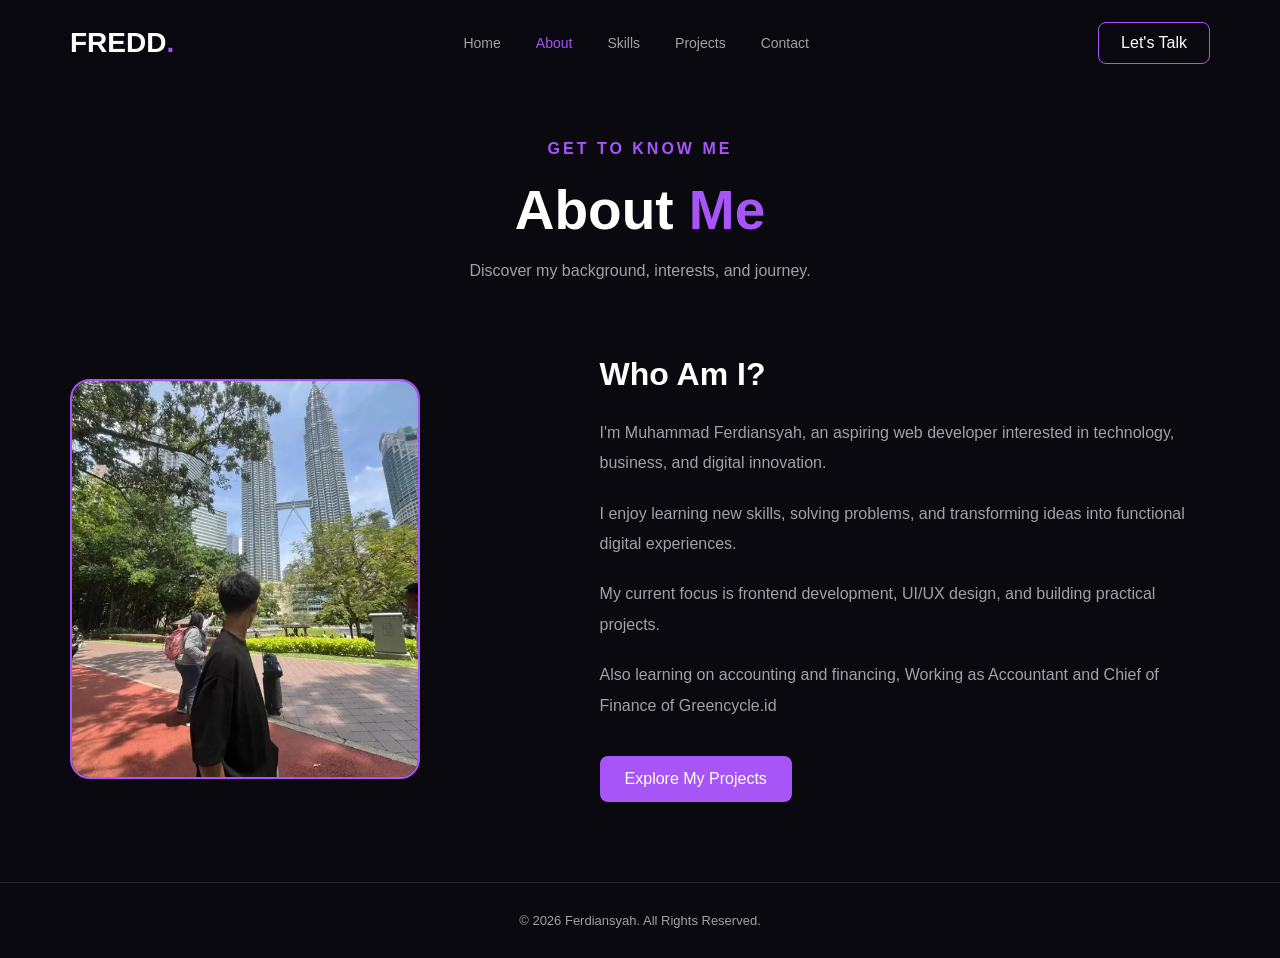
<file: about.html>
<!DOCTYPE html>
<html lang="en">
<head>
    <meta charset="UTF-8">
    <meta name="viewport" content="width=device-width, initial-scale=1.0">
    <title>About | Ferdiansyah</title>
    <link rel="stylesheet" href="style.css">
</head>
<body>

<header>
    <nav class="navbar">
        <a href="index.html" class="logo">FREDD<span>.</span></a>

        <ul class="nav-links" id="navLinks">
            <li><a href="index.html">Home</a></li>
            <li><a class="active" href="about.html">About</a></li>
            <li><a href="skills.html">Skills</a></li>
            <li><a href="projects.html">Projects</a></li>
            <li><a href="contact.html">Contact</a></li>
        </ul>

        <a href="contact.html" class="nav-button">Let's Talk</a>
        <button class="menu-toggle" id="menuToggle">☰</button>
    </nav>
</header>

<main class="page-container">

    <section class="page-intro">
        <p class="intro">GET TO KNOW ME</p>
        <h1>About <span>Me</span></h1>
        <p>Discover my background, interests, and journey.</p>
    </section>

    <section class="about-layout">
        <div class="about-photo">
            <img src="assets/photo1.png" alt="Muhammad Ferdiansyah">
        </div>

        <div class="about-text">
            <h2>Who Am I?</h2>

            <p>
                I'm Muhammad Ferdiansyah, an aspiring web developer
                interested in technology, business, and
                digital innovation.
            </p>

            <p>
                I enjoy learning new skills, solving problems,
                and transforming ideas into functional
                digital experiences.
            </p>

            <p>
                My current focus is frontend development,
                UI/UX design, and building practical projects.
            </p>

            <p> 
                Also learning on accounting and financing,
                Working as Accountant and Chief of Finance of Greencycle.id
            </p>

            <a href="projects.html" class="primary-btn">
                Explore My Projects
            </a>
        </div>
    </section>

</main>

<footer>
    <p>© 2026 Ferdiansyah. All Rights Reserved.</p>
</footer>

<script src="script.js"></script>
</body>
</html>
</file>
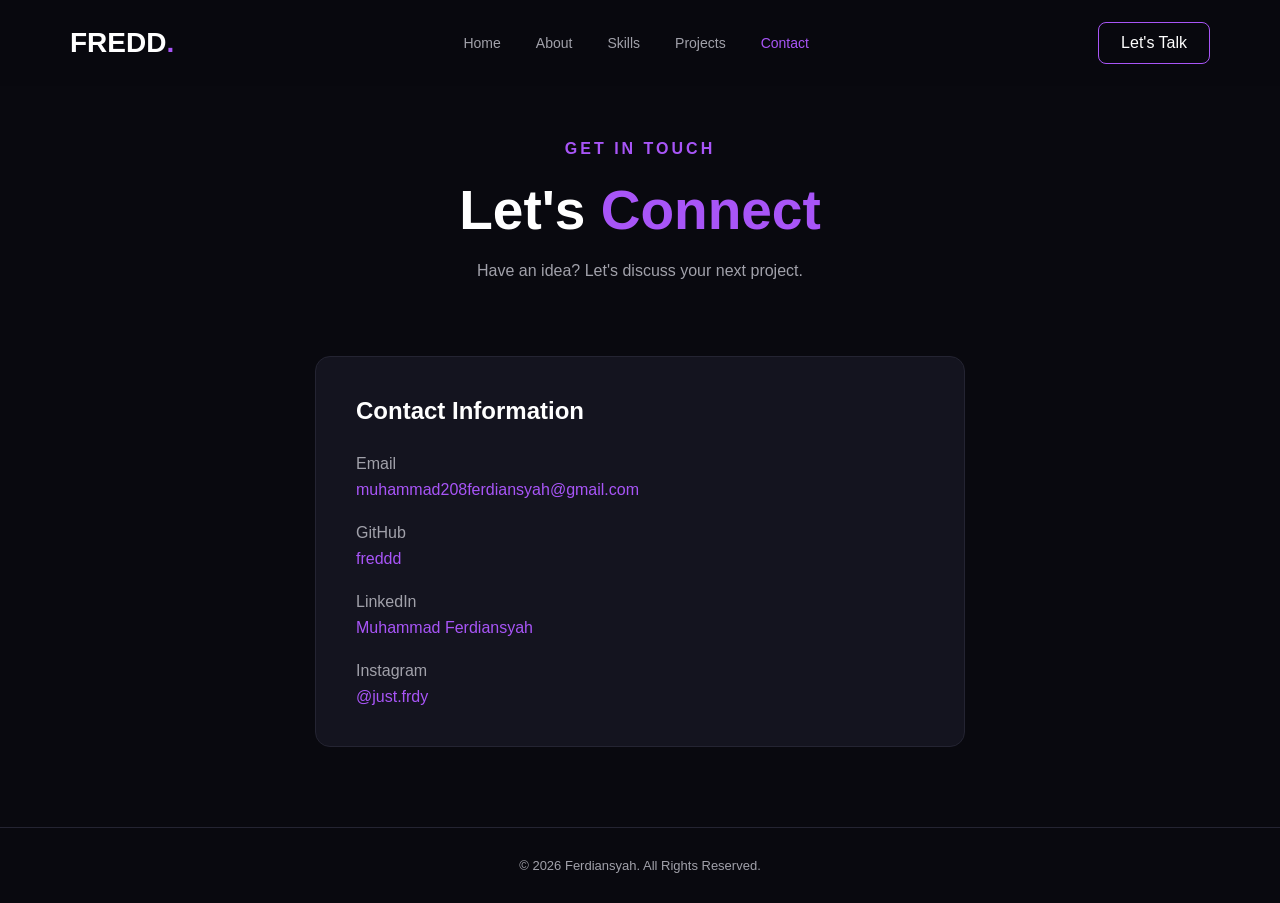
<file: contact.html>
<!DOCTYPE html>
<html lang="en">
<head>
    <meta charset="UTF-8">
    <meta name="viewport" content="width=device-width, initial-scale=1.0">
    <title>Contact | Ferdiansyah</title>
    <link rel="stylesheet" href="style.css">
</head>
<body>

<header>
    <nav class="navbar">
        <a href="index.html" class="logo">FREDD<span>.</span></a>

        <ul class="nav-links" id="navLinks">
            <li><a href="index.html">Home</a></li>
            <li><a href="about.html">About</a></li>
            <li><a href="skills.html">Skills</a></li>
            <li><a href="projects.html">Projects</a></li>
            <li><a class="active" href="contact.html">Contact</a></li>
        </ul>

        <a href="contact.html" class="nav-button">Let's Talk</a>
        <button class="menu-toggle" id="menuToggle">☰</button>
    </nav>
</header>

<main class="page-container">

    <section class="page-intro">
        <p class="intro">GET IN TOUCH</p>
        <h1>Let's <span>Connect</span></h1>
        <p>Have an idea? Let's discuss your next project.</p>
    </section>

    <section class="contact-content">

        <div class="contact-card">
            <h2>Contact Information</h2>

            <p>Email</p>
            <a href="mailto:muhammad208ferdiansyah@gmail.com">
                muhammad208ferdiansyah@gmail.com
            </a>

            <p>GitHub</p>
            <a href="https://github.com/muhammad208ferdiansyah-stack" target="_blank">
                freddd
            </a>

            <p>LinkedIn</p>
            <a href="https://www.linkedin.com/in/muhammad-ferdiansyah-63a553391/" target="_blank">
                Muhammad Ferdiansyah
            </a>
             
   
            <p>Instagram</p>
            <a href="https://www.instagram.com/just.frdy/"
           target="_blank"
           rel="noopener noreferrer">
            @just.frdy
        </a>
        </div>

    </section>

</main>

<footer>
    <p>© 2026 Ferdiansyah. All Rights Reserved.</p>
</footer>

<script src="script.js"></script>
</body>
</html>
</file>
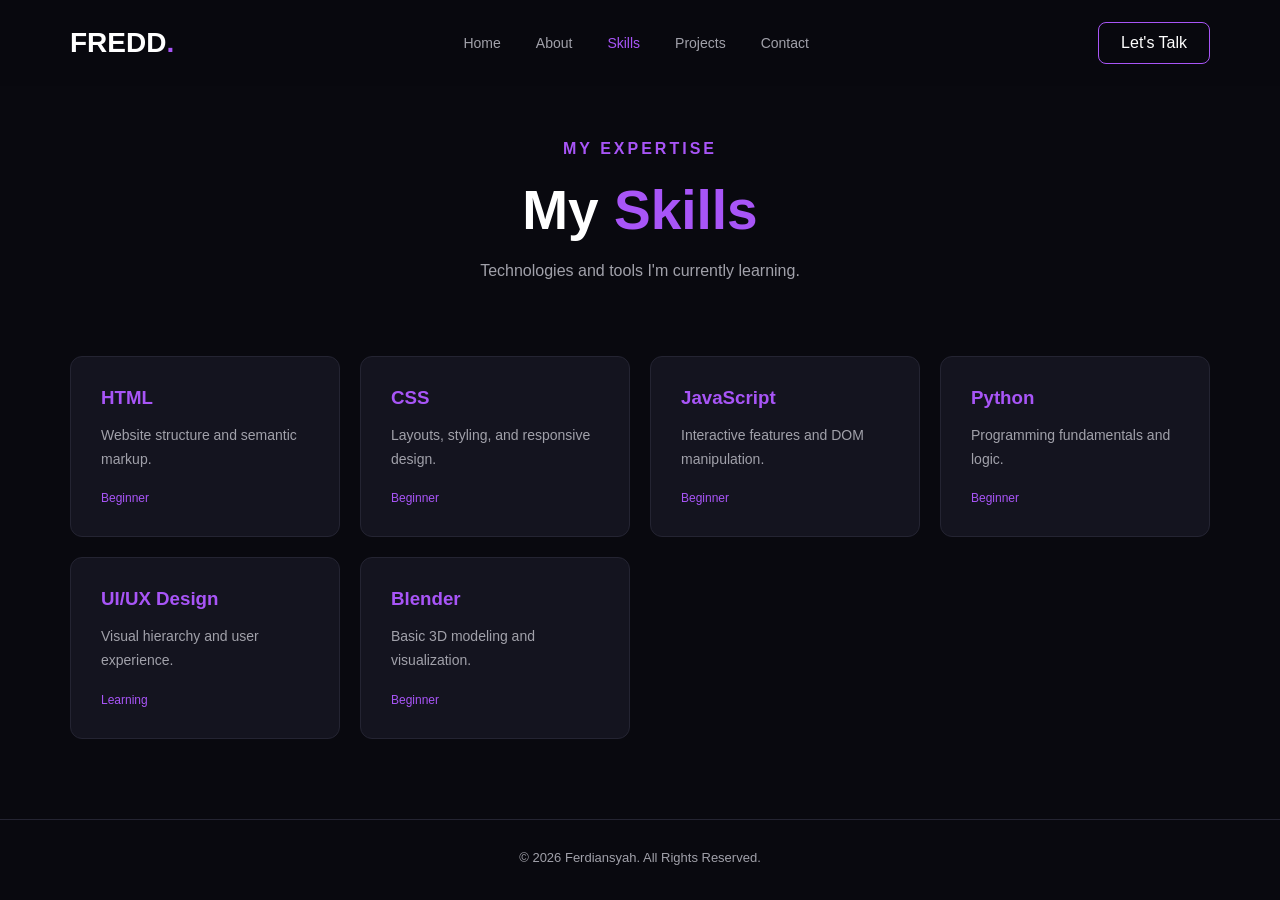
<file: skills.html>
<!DOCTYPE html>
<html lang="en">
<head>
    <meta charset="UTF-8">
    <meta name="viewport" content="width=device-width, initial-scale=1.0">
    <title>Skills | Ferdiansyah</title>
    <link rel="stylesheet" href="style.css">
</head>
<body>

<header>
    <nav class="navbar">
        <a href="index.html" class="logo">FREDD<span>.</span></a>

        <ul class="nav-links" id="navLinks">
            <li><a href="index.html">Home</a></li>
            <li><a href="about.html">About</a></li>
            <li><a class="active" href="skills.html">Skills</a></li>
            <li><a href="projects.html">Projects</a></li>
            <li><a href="contact.html">Contact</a></li>
        </ul>

        <a href="contact.html" class="nav-button">Let's Talk</a>
        <button class="menu-toggle" id="menuToggle">☰</button>
    </nav>
</header>

<main class="page-container">

    <section class="page-intro">
        <p class="intro">MY EXPERTISE</p>
        <h1>My <span>Skills</span></h1>
        <p>Technologies and tools I'm currently learning.</p>
    </section>

    <section class="skills-grid">

        <div class="skill-card">
            <h3>HTML</h3>
            <p>Website structure and semantic markup.</p>
            <span>Beginner</span>
        </div>

        <div class="skill-card">
            <h3>CSS</h3>
            <p>Layouts, styling, and responsive design.</p>
            <span>Beginner</span>
        </div>

        <div class="skill-card">
            <h3>JavaScript</h3>
            <p>Interactive features and DOM manipulation.</p>
            <span>Beginner</span>
        </div>

        <div class="skill-card">
            <h3>Python</h3>
            <p>Programming fundamentals and logic.</p>
            <span>Beginner</span>
        </div>

        <div class="skill-card">
            <h3>UI/UX Design</h3>
            <p>Visual hierarchy and user experience.</p>
            <span>Learning</span>
        </div>

        <div class="skill-card">
            <h3>Blender</h3>
            <p>Basic 3D modeling and visualization.</p>
            <span>Beginner</span>
        </div>

    </section>

</main>

<footer>
    <p>© 2026 Ferdiansyah. All Rights Reserved.</p>
</footer>

<script src="script.js"></script>
</body>
</html>
</file>
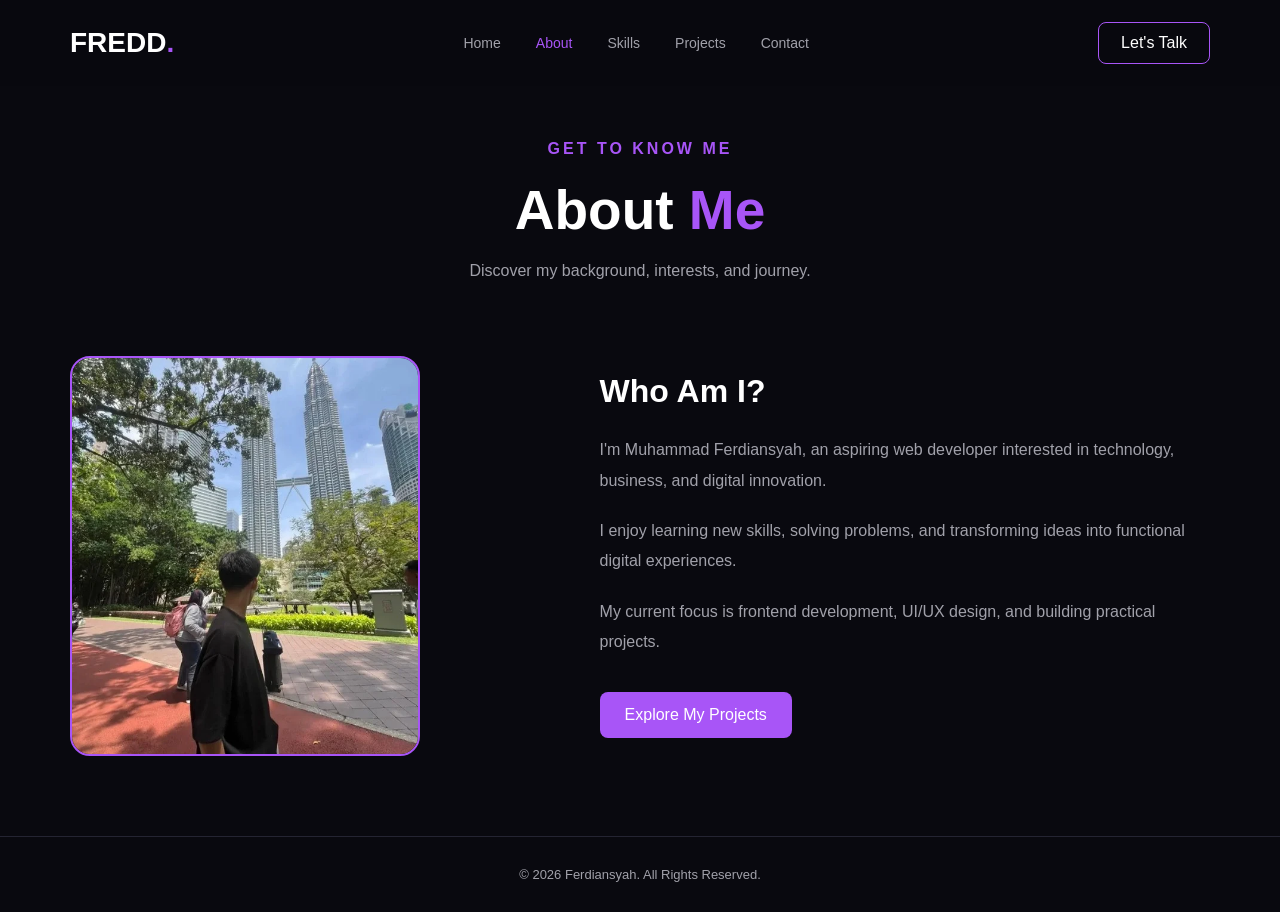
<file: Project Coding Fred/about.html>
<!DOCTYPE html>
<html lang="en">
<head>
    <meta charset="UTF-8">
    <meta name="viewport" content="width=device-width, initial-scale=1.0">
    <title>About | Ferdiansyah</title>
    <link rel="stylesheet" href="style.css">
</head>
<body>

<header>
    <nav class="navbar">
        <a href="index.html" class="logo">FREDD<span>.</span></a>

        <ul class="nav-links" id="navLinks">
            <li><a href="index.html">Home</a></li>
            <li><a class="active" href="about.html">About</a></li>
            <li><a href="skills.html">Skills</a></li>
            <li><a href="projects.html">Projects</a></li>
            <li><a href="contact.html">Contact</a></li>
        </ul>

        <a href="contact.html" class="nav-button">Let's Talk</a>
        <button class="menu-toggle" id="menuToggle">☰</button>
    </nav>
</header>

<main class="page-container">

    <section class="page-intro">
        <p class="intro">GET TO KNOW ME</p>
        <h1>About <span>Me</span></h1>
        <p>Discover my background, interests, and journey.</p>
    </section>

    <section class="about-layout">
        <div class="about-photo">
            <img src="assets/photo1.png" alt="Muhammad Ferdiansyah">
        </div>

        <div class="about-text">
            <h2>Who Am I?</h2>

            <p>
                I'm Muhammad Ferdiansyah, an aspiring web developer
                interested in technology, business, and
                digital innovation.
            </p>

            <p>
                I enjoy learning new skills, solving problems,
                and transforming ideas into functional
                digital experiences.
            </p>

            <p>
                My current focus is frontend development,
                UI/UX design, and building practical projects.
            </p>

            <a href="projects.html" class="primary-btn">
                Explore My Projects
            </a>
        </div>
    </section>

</main>

<footer>
    <p>© 2026 Ferdiansyah. All Rights Reserved.</p>
</footer>

<script src="script.js"></script>
</body>
</html>
</file>
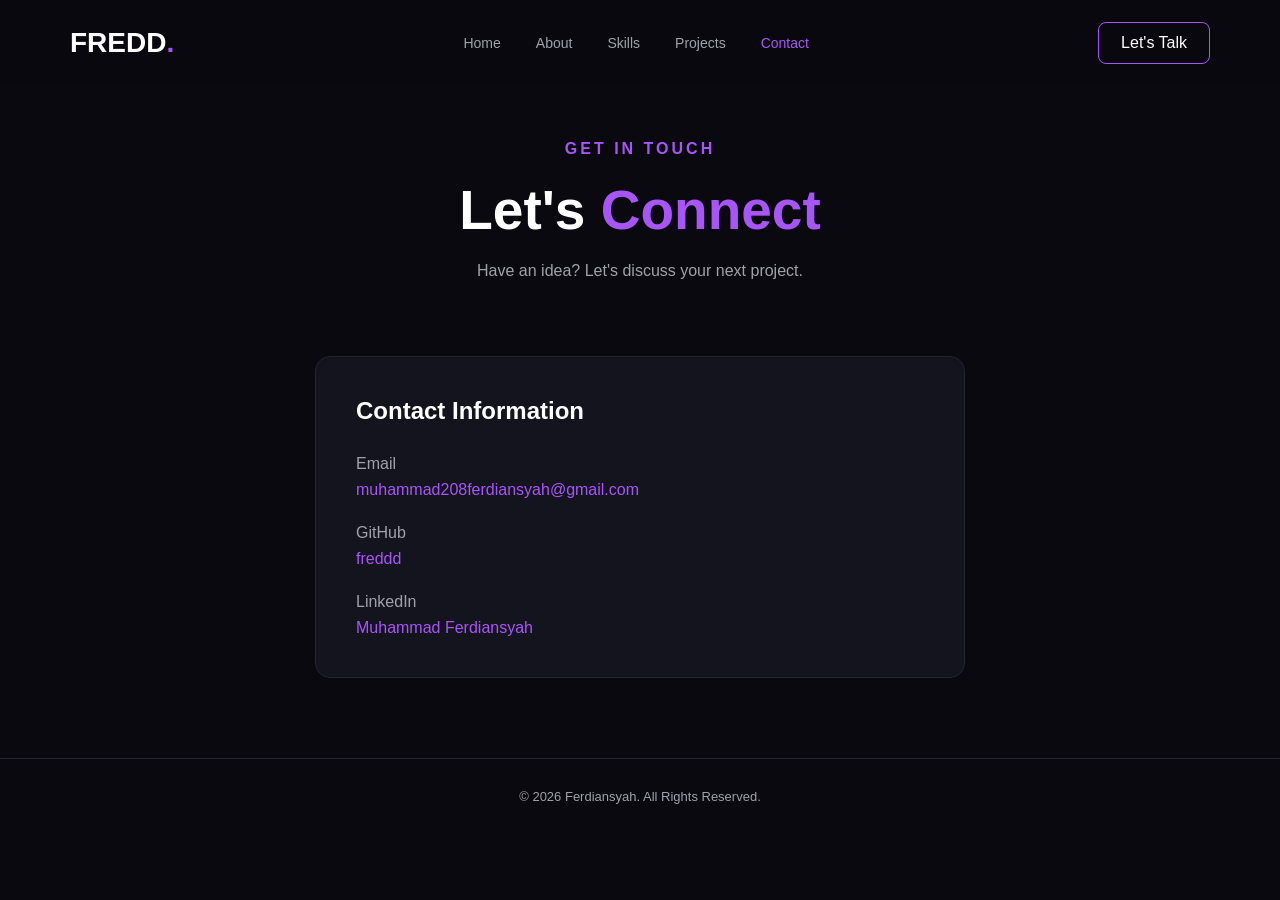
<file: Project Coding Fred/contact.html>
<!DOCTYPE html>
<html lang="en">
<head>
    <meta charset="UTF-8">
    <meta name="viewport" content="width=device-width, initial-scale=1.0">
    <title>Contact | Ferdiansyah</title>
    <link rel="stylesheet" href="style.css">
</head>
<body>

<header>
    <nav class="navbar">
        <a href="index.html" class="logo">FREDD<span>.</span></a>

        <ul class="nav-links" id="navLinks">
            <li><a href="index.html">Home</a></li>
            <li><a href="about.html">About</a></li>
            <li><a href="skills.html">Skills</a></li>
            <li><a href="projects.html">Projects</a></li>
            <li><a class="active" href="contact.html">Contact</a></li>
        </ul>

        <a href="contact.html" class="nav-button">Let's Talk</a>
        <button class="menu-toggle" id="menuToggle">☰</button>
    </nav>
</header>

<main class="page-container">

    <section class="page-intro">
        <p class="intro">GET IN TOUCH</p>
        <h1>Let's <span>Connect</span></h1>
        <p>Have an idea? Let's discuss your next project.</p>
    </section>

    <section class="contact-content">

        <div class="contact-card">
            <h2>Contact Information</h2>

            <p>Email</p>
            <a href="mailto:muhammad208ferdiansyah@gmail.com">
                muhammad208ferdiansyah@gmail.com
            </a>

            <p>GitHub</p>
            <a href="https://github.com/muhammad208ferdiansyah-stack" target="_blank">
                freddd
            </a>

            <p>LinkedIn</p>
            <a href="https://www.linkedin.com/in/muhammad-ferdiansyah-63a553391/" target="_blank">
                Muhammad Ferdiansyah
            </a>
        </div>

    </section>

</main>

<footer>
    <p>© 2026 Ferdiansyah. All Rights Reserved.</p>
</footer>

<script src="script.js"></script>
</body>
</html>
</file>
<file: style.css>
/* GENERAL */

* {
    margin: 0;
    padding: 0;
    box-sizing: border-box;
    scroll-behavior: smooth;
}

body {
    font-family: 'Inter', sans-serif;
    background: #09090f;
    color: #ffffff;
}

:root {
    --purple: #a855f7;
    --dark: #09090f;
    --card: #14141f;
    --gray: #a1a1aa;
}

a {
    text-decoration: none;
    color: inherit;
}

/* NAVBAR */

header {
    position: fixed;
    width: 100%;
    top: 0;
    z-index: 1000;
    background: rgba(9, 9, 15, 0.9);
    backdrop-filter: blur(15px);
}

.navbar {
    max-width: 1200px;
    margin: auto;
    padding: 22px 30px;
    display: flex;
    justify-content: space-between;
    align-items: center;
}

.logo {
    font-size: 28px;
    font-weight: 800;
}

.logo span {
    color: var(--purple);
}

.nav-links {
    display: flex;
    list-style: none;
    gap: 35px;
}

.nav-links a {
    color: var(--gray);
    font-size: 14px;
    transition: 0.3s;
}

.nav-links a:hover {
    color: var(--purple);
}

.nav-button {
    padding: 11px 22px;
    border: 1px solid var(--purple);
    border-radius: 8px;
    color: white;
    transition: 0.3s;
}

.nav-button:hover {
    background: var(--purple);
}

.menu-toggle {
    display: none;
    color: white;
    background: none;
    border: none;
    font-size: 25px;
    cursor: pointer;
}

/* HERO */

.hero {
    min-height: 100vh;
    max-width: 1200px;
    margin: auto;
    padding: 140px 30px 80px;
    display: flex;
    align-items: center;
    justify-content: space-between;
    gap: 50px;
}

.hero-content {
    max-width: 650px;
}

.intro {
    color: var(--purple);
    font-weight: 700;
    letter-spacing: 3px;
    margin-bottom: 20px;
}

.hero h1 {
    font-size: clamp(42px, 6vw, 75px);
    line-height: 1.15;
    margin-bottom: 25px;
}

.hero h1 span,
.section-heading h2 span {
    color: var(--purple);
}

.hero-description {
    color: var(--gray);
    line-height: 1.8;
    max-width: 520px;
    margin-bottom: 35px;
}

.hero-buttons {
    display: flex;
    gap: 15px;
    flex-wrap: wrap;
}

.primary-btn,
.secondary-btn {
    display: inline-block;
    padding: 14px 25px;
    border-radius: 8px;
    transition: 0.3s;
}

.primary-btn {
    background: var(--purple);
    color: white;
}

.primary-btn:hover {
    background: #9333ea;
    transform: translateY(-3px);
}

.secondary-btn {
    border: 1px solid #444;
}

.secondary-btn:hover {
    border-color: var(--purple);
}

.hero-image {
    width: 350px;
    height: 350px;
    border-radius: 50%;
    background: linear-gradient(135deg, #a855f7, #312e81);
    padding: 8px;
    box-shadow: 0 0 70px rgba(168, 85, 247, 0.2);
    flex-shrink: 0;
}

.image-circle {
    width: 100%;
    height: 100%;
    border-radius: 50%;
    overflow: hidden;
}

.image-circle img {
    width: 100%;
    height: 100%;
    object-fit: cover;
}

/* SECTIONS */

.section {
    max-width: 1200px;
    margin: auto;
    padding: 100px 30px;
}

.section-heading {
    text-align: center;
    margin-bottom: 50px;
}

.section-heading p {
    color: var(--purple);
    font-size: 12px;
    font-weight: 700;
    letter-spacing: 3px;
    margin-bottom: 15px;
}

.section-heading h2 {
    font-size: 40px;
}

/* ABOUT */

.about-content {
    max-width: 750px;
    margin: auto;
    text-align: center;
    color: var(--gray);
    line-height: 2;
}

.about-content p {
    margin-bottom: 20px;
}

/* SKILLS */

.skills-grid {
    display: grid;
    grid-template-columns: repeat(4, 1fr);
    gap: 20px;
}

.skill-card {
    background: var(--card);
    border: 1px solid #242432;
    padding: 30px;
    border-radius: 12px;
    transition: 0.3s;
}

.skill-card:hover {
    transform: translateY(-8px);
    border-color: var(--purple);
}

.skill-card h3 {
    color: var(--purple);
    margin-bottom: 15px;
}

.skill-card p {
    color: var(--gray);
    line-height: 1.7;
    font-size: 14px;
}

/* PROJECTS */

.project-grid {
    display: grid;
    grid-template-columns: repeat(3, 1fr);
    gap: 25px;
}

.project-card {
    background: var(--card);
    border: 1px solid #242432;
    border-radius: 12px;
    overflow: hidden;
    transition: 0.3s;
}

.project-card:hover {
    transform: translateY(-8px);
    border-color: var(--purple);
}

.project-image {
    height: 200px;
    overflow: hidden;
}

.project-image img {
    width: 100%;
    height: 100%;
    object-fit: cover;
    transition: 0.4s;
}

.project-card:hover img {
    transform: scale(1.08);
}

.project-info {
    padding: 25px;
}

.project-info h3 {
    margin-bottom: 12px;
}

.project-info p {
    color: var(--gray);
    line-height: 1.6;
    font-size: 14px;
    margin-bottom: 20px;
}

.project-info span {
    color: var(--purple);
    font-size: 12px;
}

/* CONTACT */

.contact {
    text-align: center;
}

.contact-description {
    color: var(--gray);
    margin-bottom: 30px;
}

/* FOOTER */

footer {
    text-align: center;
    padding: 30px;
    border-top: 1px solid #242432;
    color: var(--gray);
    font-size: 13px;
}

/* RESPONSIVE */

@media (max-width: 850px) {

    .hero {
        flex-direction: column-reverse;
        text-align: center;
    }

    .hero-buttons {
        justify-content: center;
    }

    .hero-image {
        width: 250px;
        height: 250px;
    }

    .skills-grid {
        grid-template-columns: repeat(2, 1fr);
    }

    .project-grid {
        grid-template-columns: repeat(2, 1fr);
    }

}

@media (max-width: 600px) {

    .nav-links {
        display: none;
        position: absolute;
        top: 75px;
        left: 0;
        width: 100%;
        background: #14141f;
        flex-direction: column;
        text-align: center;
        padding: 25px;
        gap: 25px;
    }

    .nav-links.active {
        display: flex;
    }

    .nav-button {
        display: none;
    }

    .menu-toggle {
        display: block;
    }

    .skills-grid,
    .project-grid {
        grid-template-columns: 1fr;
    }

    .hero h1 {
        font-size: 42px;
    }

    .section-heading h2 {
        font-size: 32px;
    }

}

/* MULTI-PAGE LAYOUT */

.page-container {
    min-height: 80vh;
    max-width: 1200px;
    margin: auto;
    padding: 140px 30px 80px;
}

.page-intro {
    text-align: center;
    margin-bottom: 70px;
}

.page-intro h1 {
    font-size: 55px;
    margin: 15px 0;
}

.page-intro h1 span {
    color: var(--purple);
}

.page-intro > p:last-child {
    color: var(--gray);
    line-height: 1.8;
}

/* ACTIVE NAVIGATION */

.nav-links a.active {
    color: var(--purple);
}

/* ABOUT PAGE */

.about-layout {
    display: grid;
    grid-template-columns: 1fr 1.3fr;
    align-items: center;
    gap: 60px;
}

.about-photo {
    max-width: 350px;
    height: 400px;
    overflow: hidden;
    border-radius: 20px;
    border: 2px solid var(--purple);
}

.about-photo img {
    width: 100%;
    height: 100%;
    object-fit: cover;
}

.about-text h2 {
    font-size: 32px;
    margin-bottom: 25px;
}

.about-text p {
    color: var(--gray);
    line-height: 1.9;
    margin-bottom: 20px;
}

.about-text .primary-btn {
    margin-top: 15px;
}

/* SKILLS PAGE */

.skill-card span {
    display: inline-block;
    margin-top: 20px;
    color: var(--purple);
    font-size: 12px;
}

/* PROJECT PAGE */

.project-card > img {
    width: 100%;
    height: 200px;
    object-fit: cover;
}

/* CONTACT PAGE */

.contact-content {
    max-width: 650px;
    margin: auto;
}

.contact-card {
    padding: 40px;
    background: var(--card);
    border: 1px solid #242432;
    border-radius: 15px;
}

.contact-card h2 {
    margin-bottom: 30px;
}

.contact-card p {
    color: var(--gray);
    margin-top: 25px;
    margin-bottom: 8px;
}

.contact-card a {
    color: var(--purple);
    transition: 0.3s;
}

.contact-card a:hover {
    color: white;
}

/* MOBILE RESPONSIVE */

@media (max-width: 768px) {

    .about-layout {
        grid-template-columns: 1fr;
        justify-items: center;
        text-align: center;
    }

    .about-photo {
        height: 320px;
    }

    .page-intro h1 {
        font-size: 40px;
    }

}

@media (max-width: 600px) {

    .page-container {
        padding: 115px 20px 60px;
    }

    .page-intro {
        margin-bottom: 40px;
    }

    .about-photo {
        width: 100%;
        max-width: 280px;
    }

    .contact-card {
        padding: 25px;
    }

}

.contact-item a {
    color: #a855f7;
    text-decoration: none;
    transition: 0.3s ease;
}

.contact-item a:hover {
    color: #c084fc;
    text-decoration: underline;
}
</file>
<file: Project Coding Fred/style.css>
/* GENERAL */

* {
    margin: 0;
    padding: 0;
    box-sizing: border-box;
    scroll-behavior: smooth;
}

body {
    font-family: 'Inter', sans-serif;
    background: #09090f;
    color: #ffffff;
}

:root {
    --purple: #a855f7;
    --dark: #09090f;
    --card: #14141f;
    --gray: #a1a1aa;
}

a {
    text-decoration: none;
    color: inherit;
}

/* NAVBAR */

header {
    position: fixed;
    width: 100%;
    top: 0;
    z-index: 1000;
    background: rgba(9, 9, 15, 0.9);
    backdrop-filter: blur(15px);
}

.navbar {
    max-width: 1200px;
    margin: auto;
    padding: 22px 30px;
    display: flex;
    justify-content: space-between;
    align-items: center;
}

.logo {
    font-size: 28px;
    font-weight: 800;
}

.logo span {
    color: var(--purple);
}

.nav-links {
    display: flex;
    list-style: none;
    gap: 35px;
}

.nav-links a {
    color: var(--gray);
    font-size: 14px;
    transition: 0.3s;
}

.nav-links a:hover {
    color: var(--purple);
}

.nav-button {
    padding: 11px 22px;
    border: 1px solid var(--purple);
    border-radius: 8px;
    color: white;
    transition: 0.3s;
}

.nav-button:hover {
    background: var(--purple);
}

.menu-toggle {
    display: none;
    color: white;
    background: none;
    border: none;
    font-size: 25px;
    cursor: pointer;
}

/* HERO */

.hero {
    min-height: 100vh;
    max-width: 1200px;
    margin: auto;
    padding: 140px 30px 80px;
    display: flex;
    align-items: center;
    justify-content: space-between;
    gap: 50px;
}

.hero-content {
    max-width: 650px;
}

.intro {
    color: var(--purple);
    font-weight: 700;
    letter-spacing: 3px;
    margin-bottom: 20px;
}

.hero h1 {
    font-size: clamp(42px, 6vw, 75px);
    line-height: 1.15;
    margin-bottom: 25px;
}

.hero h1 span,
.section-heading h2 span {
    color: var(--purple);
}

.hero-description {
    color: var(--gray);
    line-height: 1.8;
    max-width: 520px;
    margin-bottom: 35px;
}

.hero-buttons {
    display: flex;
    gap: 15px;
    flex-wrap: wrap;
}

.primary-btn,
.secondary-btn {
    display: inline-block;
    padding: 14px 25px;
    border-radius: 8px;
    transition: 0.3s;
}

.primary-btn {
    background: var(--purple);
    color: white;
}

.primary-btn:hover {
    background: #9333ea;
    transform: translateY(-3px);
}

.secondary-btn {
    border: 1px solid #444;
}

.secondary-btn:hover {
    border-color: var(--purple);
}

.hero-image {
    width: 350px;
    height: 350px;
    border-radius: 50%;
    background: linear-gradient(135deg, #a855f7, #312e81);
    padding: 8px;
    box-shadow: 0 0 70px rgba(168, 85, 247, 0.2);
    flex-shrink: 0;
}

.image-circle {
    width: 100%;
    height: 100%;
    border-radius: 50%;
    overflow: hidden;
}

.image-circle img {
    width: 100%;
    height: 100%;
    object-fit: cover;
}

/* SECTIONS */

.section {
    max-width: 1200px;
    margin: auto;
    padding: 100px 30px;
}

.section-heading {
    text-align: center;
    margin-bottom: 50px;
}

.section-heading p {
    color: var(--purple);
    font-size: 12px;
    font-weight: 700;
    letter-spacing: 3px;
    margin-bottom: 15px;
}

.section-heading h2 {
    font-size: 40px;
}

/* ABOUT */

.about-content {
    max-width: 750px;
    margin: auto;
    text-align: center;
    color: var(--gray);
    line-height: 2;
}

.about-content p {
    margin-bottom: 20px;
}

/* SKILLS */

.skills-grid {
    display: grid;
    grid-template-columns: repeat(4, 1fr);
    gap: 20px;
}

.skill-card {
    background: var(--card);
    border: 1px solid #242432;
    padding: 30px;
    border-radius: 12px;
    transition: 0.3s;
}

.skill-card:hover {
    transform: translateY(-8px);
    border-color: var(--purple);
}

.skill-card h3 {
    color: var(--purple);
    margin-bottom: 15px;
}

.skill-card p {
    color: var(--gray);
    line-height: 1.7;
    font-size: 14px;
}

/* PROJECTS */

.project-grid {
    display: grid;
    grid-template-columns: repeat(3, 1fr);
    gap: 25px;
}

.project-card {
    background: var(--card);
    border: 1px solid #242432;
    border-radius: 12px;
    overflow: hidden;
    transition: 0.3s;
}

.project-card:hover {
    transform: translateY(-8px);
    border-color: var(--purple);
}

.project-image {
    height: 200px;
    overflow: hidden;
}

.project-image img {
    width: 100%;
    height: 100%;
    object-fit: cover;
    transition: 0.4s;
}

.project-card:hover img {
    transform: scale(1.08);
}

.project-info {
    padding: 25px;
}

.project-info h3 {
    margin-bottom: 12px;
}

.project-info p {
    color: var(--gray);
    line-height: 1.6;
    font-size: 14px;
    margin-bottom: 20px;
}

.project-info span {
    color: var(--purple);
    font-size: 12px;
}

/* CONTACT */

.contact {
    text-align: center;
}

.contact-description {
    color: var(--gray);
    margin-bottom: 30px;
}

/* FOOTER */

footer {
    text-align: center;
    padding: 30px;
    border-top: 1px solid #242432;
    color: var(--gray);
    font-size: 13px;
}

/* RESPONSIVE */

@media (max-width: 850px) {

    .hero {
        flex-direction: column-reverse;
        text-align: center;
    }

    .hero-buttons {
        justify-content: center;
    }

    .hero-image {
        width: 250px;
        height: 250px;
    }

    .skills-grid {
        grid-template-columns: repeat(2, 1fr);
    }

    .project-grid {
        grid-template-columns: repeat(2, 1fr);
    }

}

@media (max-width: 600px) {

    .nav-links {
        display: none;
        position: absolute;
        top: 75px;
        left: 0;
        width: 100%;
        background: #14141f;
        flex-direction: column;
        text-align: center;
        padding: 25px;
        gap: 25px;
    }

    .nav-links.active {
        display: flex;
    }

    .nav-button {
        display: none;
    }

    .menu-toggle {
        display: block;
    }

    .skills-grid,
    .project-grid {
        grid-template-columns: 1fr;
    }

    .hero h1 {
        font-size: 42px;
    }

    .section-heading h2 {
        font-size: 32px;
    }

}

/* MULTI-PAGE LAYOUT */

.page-container {
    min-height: 80vh;
    max-width: 1200px;
    margin: auto;
    padding: 140px 30px 80px;
}

.page-intro {
    text-align: center;
    margin-bottom: 70px;
}

.page-intro h1 {
    font-size: 55px;
    margin: 15px 0;
}

.page-intro h1 span {
    color: var(--purple);
}

.page-intro > p:last-child {
    color: var(--gray);
    line-height: 1.8;
}

/* ACTIVE NAVIGATION */

.nav-links a.active {
    color: var(--purple);
}

/* ABOUT PAGE */

.about-layout {
    display: grid;
    grid-template-columns: 1fr 1.3fr;
    align-items: center;
    gap: 60px;
}

.about-photo {
    max-width: 350px;
    height: 400px;
    overflow: hidden;
    border-radius: 20px;
    border: 2px solid var(--purple);
}

.about-photo img {
    width: 100%;
    height: 100%;
    object-fit: cover;
}

.about-text h2 {
    font-size: 32px;
    margin-bottom: 25px;
}

.about-text p {
    color: var(--gray);
    line-height: 1.9;
    margin-bottom: 20px;
}

.about-text .primary-btn {
    margin-top: 15px;
}

/* SKILLS PAGE */

.skill-card span {
    display: inline-block;
    margin-top: 20px;
    color: var(--purple);
    font-size: 12px;
}

/* PROJECT PAGE */

.project-card > img {
    width: 100%;
    height: 200px;
    object-fit: cover;
}

/* CONTACT PAGE */

.contact-content {
    max-width: 650px;
    margin: auto;
}

.contact-card {
    padding: 40px;
    background: var(--card);
    border: 1px solid #242432;
    border-radius: 15px;
}

.contact-card h2 {
    margin-bottom: 30px;
}

.contact-card p {
    color: var(--gray);
    margin-top: 25px;
    margin-bottom: 8px;
}

.contact-card a {
    color: var(--purple);
    transition: 0.3s;
}

.contact-card a:hover {
    color: white;
}

/* MOBILE RESPONSIVE */

@media (max-width: 768px) {

    .about-layout {
        grid-template-columns: 1fr;
        justify-items: center;
        text-align: center;
    }

    .about-photo {
        height: 320px;
    }

    .page-intro h1 {
        font-size: 40px;
    }

}

@media (max-width: 600px) {

    .page-container {
        padding: 115px 20px 60px;
    }

    .page-intro {
        margin-bottom: 40px;
    }

    .about-photo {
        width: 100%;
        max-width: 280px;
    }

    .contact-card {
        padding: 25px;
    }

}
</file>
